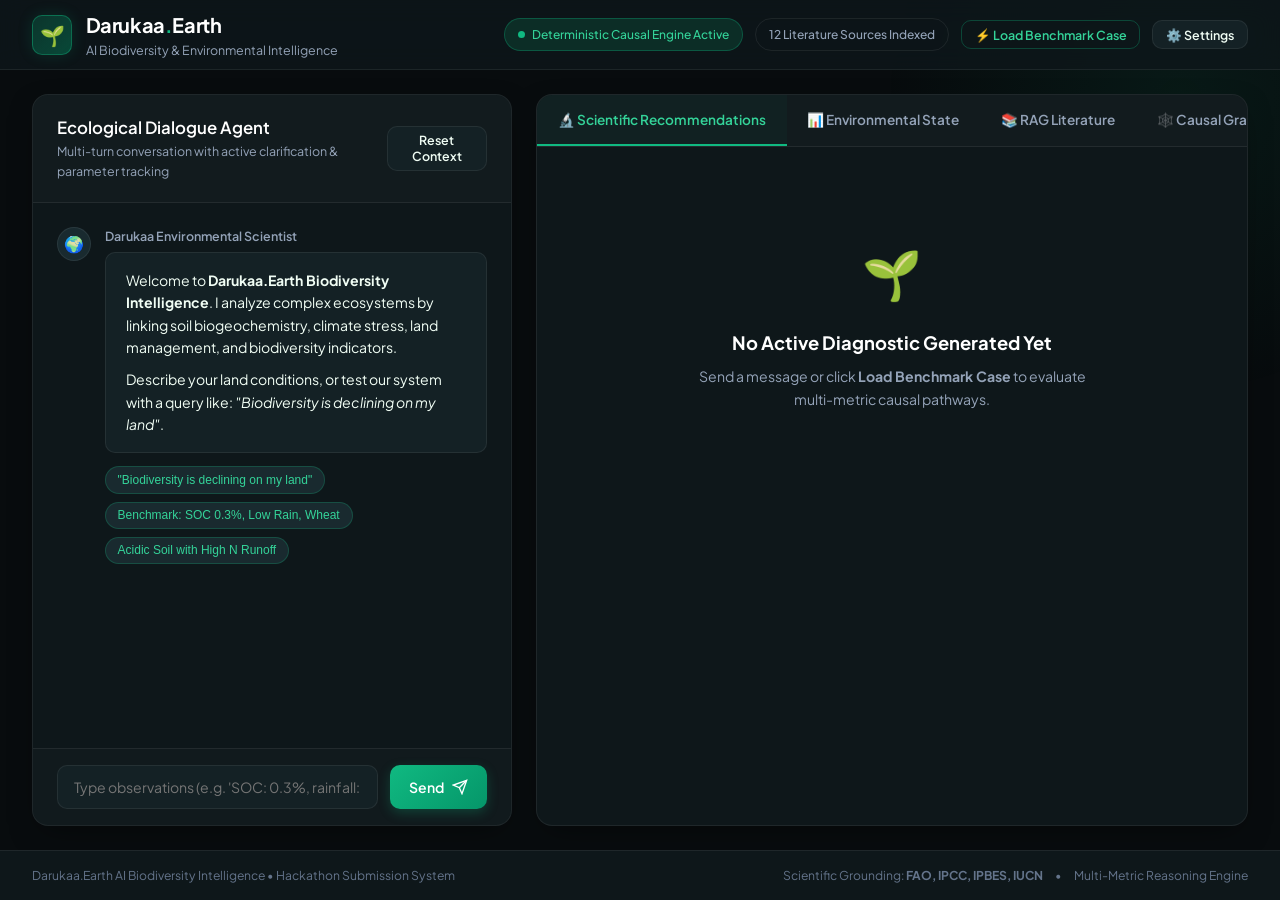
<file: docs/index.html>
<!DOCTYPE html>
<html lang="en">
<head>
  <meta charset="UTF-8" />
  <meta name="viewport" content="width=device-width, initial-scale=1.0" />
  <title>Darukaa.Earth | AI Biodiversity Intelligence</title>
  <meta name="description" content="AI Environmental Scientist delivering multi-metric causal reasoning and evidence-backed biodiversity restoration recommendations." />
  <link rel="preconnect" href="https://fonts.googleapis.com">
  <link rel="preconnect" href="https://fonts.gstatic.com" crossorigin>
  <link href="https://fonts.googleapis.com/css2?family=Plus+Jakarta+Sans:ital,wght@0,300;0,400;0,500;0,600;0,700;1,400&family=JetBrains+Mono:wght@400;500&display=swap" rel="stylesheet">
  <link rel="stylesheet" href="styles.css" />
</head>
<body>
  <div class="app-container">
    <!-- Top Navigation Header -->
    <header class="app-header">
      <div class="brand-group">
        <div class="brand-logo">
          <span class="leaf-icon">🌱</span>
        </div>
        <div class="brand-text">
          <div class="brand-title">Darukaa<span class="accent-dot">.</span>Earth</div>
          <div class="brand-subtitle">AI Biodiversity & Environmental Intelligence</div>
        </div>
      </div>
      
      <div class="header-badges">
        <span class="badge badge-success"><span class="pulse-dot"></span> <span id="engine-mode-text">Causal Engine Active</span></span>
        <span class="badge badge-outline" id="corpus-count-badge">12 Literature Sources Indexed</span>
        <button class="btn btn-sm btn-ghost" id="benchmark-btn" title="Load Hackathon Benchmark Case">
          ⚡ Load Benchmark Case
        </button>
        <button class="btn btn-sm btn-secondary" id="settings-btn" title="Model & API Configuration">
          ⚙️ Settings
        </button>
      </div>
    </header>

    <!-- Main Workspace -->
    <main class="main-content">
      <!-- Left Panel: Conversational Intelligence -->
      <section class="panel chat-panel">
        <div class="panel-header">
          <div class="panel-title-group">
            <h2>Ecological Dialogue Agent</h2>
            <p>Multi-turn conversation with active clarification & parameter tracking</p>
          </div>
          <button class="btn btn-sm btn-secondary" id="reset-session-btn" title="Clear memory and start fresh">
            Reset Context
          </button>
        </div>

        <!-- Chat Stream -->
        <div class="chat-stream" id="chat-stream">
          <!-- Initial Welcome Message -->
          <div class="message assistant-message">
            <div class="message-avatar">🌍</div>
            <div class="message-content">
              <div class="message-sender">Darukaa Environmental Scientist</div>
              <div class="message-body">
                <p>Welcome to <strong>Darukaa.Earth Biodiversity Intelligence</strong>. I analyze complex ecosystems by linking soil biogeochemistry, climate stress, land management, and biodiversity indicators.</p>
                <p>Describe your land conditions, or test our system with a query like: <em>"Biodiversity is declining on my land"</em>.</p>
              </div>
              <div class="quick-chips">
                <button class="chip" data-query="Biodiversity is declining on my land">"Biodiversity is declining on my land"</button>
                <button class="chip" data-query="Soil organic carbon: 0.3%, rainfall: low, crop: monoculture wheat, region: semi-arid">Benchmark: SOC 0.3%, Low Rain, Wheat</button>
                <button class="chip" data-query="Soil pH is 5.2, organic carbon 0.7%, high nitrogen runoff 120 kg/ha">Acidic Soil with High N Runoff</button>
              </div>
            </div>
          </div>
        </div>

        <!-- Chat Input Form -->
        <form class="chat-input-wrapper" id="chat-form">
          <input
            type="text"
            id="chat-input"
            class="chat-input"
            placeholder="Type observations (e.g. 'SOC: 0.3%, rainfall: low, crop: monoculture wheat')..."
            autocomplete="off"
          />
          <button type="submit" class="btn btn-primary" id="send-btn">
            <span>Send</span>
            <svg width="16" height="16" viewBox="0 0 24 24" fill="none" stroke="currentColor" stroke-width="2">
              <line x1="22" y1="2" x2="11" y2="13"></line>
              <polygon points="22 2 15 22 11 13 2 9 22 2"></polygon>
            </svg>
          </button>
        </form>
      </section>

      <!-- Right Panel: Scientific Diagnostics & Knowledge Inspector -->
      <section class="panel diagnostics-panel">
        <!-- Navigation Tabs -->
        <div class="tab-bar">
          <button class="tab-btn active" data-tab="tab-recommendations">🔬 Scientific Recommendations</button>
          <button class="tab-btn" data-tab="tab-parameters">📊 Environmental State</button>
          <button class="tab-btn" data-tab="tab-literature">📚 RAG Literature</button>
          <button class="tab-btn" data-tab="tab-causal">🕸️ Causal Graph</button>
        </div>

        <!-- Tab 1: Recommendations -->
        <div class="tab-content active" id="tab-recommendations">
          <div id="results-empty" class="empty-state">
            <div class="empty-icon">🌱</div>
            <h3>No Active Diagnostic Generated Yet</h3>
            <p>Send a message or click <strong>Load Benchmark Case</strong> to evaluate multi-metric causal pathways.</p>
          </div>

          <div id="results-container" class="results-container hidden">
            <!-- Parcel Summary Banner -->
            <div class="parcel-banner" id="parcel-banner">
              <div class="banner-title" id="banner-summary">Diagnostic Complete</div>
              <div class="banner-meta" id="banner-meta">4 Connected Variables Evaluated</div>
            </div>

            <!-- Vulnerabilities Section -->
            <div class="vulnerabilities-box" id="vulnerabilities-box">
              <h4>⚠️ Critical Ecological Vulnerabilities</h4>
              <ul id="vulnerabilities-list"></ul>
            </div>

            <!-- Recommendations Container -->
            <div id="recommendations-list" class="recommendations-list"></div>
          </div>
        </div>

        <!-- Tab 2: Environmental State Parameters -->
        <div class="tab-content" id="tab-parameters">
          <div class="params-header">
            <h3>Active Land Parcel Parameters</h3>
            <p>Parameters parsed from conversational turns and accumulated in session memory.</p>
          </div>

          <div class="params-grid">
            <div class="param-card">
              <div class="param-label">Soil Organic Carbon (SOC)</div>
              <div class="param-val" id="param-soc">—</div>
              <div class="param-sub">Target: &gt; 1.5%</div>
            </div>
            <div class="param-card">
              <div class="param-label">Soil pH</div>
              <div class="param-val" id="param-ph">—</div>
              <div class="param-sub">Optimum: 6.2 - 7.3</div>
            </div>
            <div class="param-card">
              <div class="param-label">Precipitation Regime</div>
              <div class="param-val" id="param-rainfall">—</div>
              <div class="param-sub">Annual Rainfall mm</div>
            </div>
            <div class="param-card">
              <div class="param-label">Cropping System</div>
              <div class="param-val" id="param-crop">—</div>
              <div class="param-sub">Monoculture vs Polyculture</div>
            </div>
            <div class="param-card">
              <div class="param-label">Ecoregion / Climate</div>
              <div class="param-val" id="param-region">—</div>
              <div class="param-sub">Köppen Classification</div>
            </div>
            <div class="param-card">
              <div class="param-label">Active Variables</div>
              <div class="param-val" id="param-active-count">0</div>
              <div class="param-sub">Minimum 3 Required</div>
            </div>
          </div>

          <div class="param-manual-form">
            <h4>Quick Override / Manual Simulation</h4>
            <div class="form-row">
              <input type="number" step="0.1" id="input-soc" placeholder="SOC % (e.g. 0.3)" />
              <input type="number" step="0.1" id="input-ph" placeholder="Soil pH (e.g. 6.8)" />
              <input type="number" id="input-rainfall" placeholder="Rainfall mm (e.g. 350)" />
            </div>
            <div class="form-row">
              <input type="text" id="input-crop" placeholder="Crop (e.g. monoculture wheat)" />
              <input type="text" id="input-region" placeholder="Region (e.g. semi-arid)" />
              <button class="btn btn-secondary" id="apply-manual-btn">Update & Reason</button>
            </div>
          </div>
        </div>

        <!-- Tab 3: RAG Literature Inspector -->
        <div class="tab-content" id="tab-literature">
          <div class="literature-header">
            <h3>Retrievable Scientific Knowledge Base</h3>
            <p>Peer-reviewed corpora from FAO, IPCC AR6, IPBES, IUCN, and Science/Nature studies.</p>
            <div class="search-box">
              <input type="text" id="lit-search-input" placeholder="Search indexed literature (e.g. 'soil organic carbon fao water capacity')..." />
              <button class="btn btn-sm btn-primary" id="lit-search-btn">Search Corpus</button>
            </div>
          </div>
          <div class="literature-results" id="literature-results">
            <!-- Results dynamically inserted here -->
          </div>
        </div>

        <!-- Tab 4: Causal Graph Explorer -->
        <div class="tab-content" id="tab-causal">
          <div class="causal-header">
            <h3>Ecological Causal Interactions</h3>
            <p>Direct dependencies and biogeochemical transfer functions governing multi-metric reasoning.</p>
          </div>
          <div class="causal-edges-container" id="causal-edges-container">
            <!-- Dynamic edges loaded via API -->
          </div>
        </div>
      </section>
    </main>

    <!-- Settings Modal -->
    <div class="modal-overlay hidden" id="settings-modal">
      <div class="modal-card">
        <div class="modal-header">
          <h3>⚙️ System & Engine Configuration</h3>
          <button class="btn-close" id="close-settings-btn">&times;</button>
        </div>
        <div class="modal-body">
          <p style="color:#94a3b8;margin-bottom:1rem;">
            Darukaa.Earth operates in a hybrid architecture: it executes 100% locally and offline via deterministic causal reasoners, while supporting optional synthesis via OpenRouter (Gemini 2.5 Flash).
          </p>
          <div class="form-group" style="margin-bottom:1rem;">
            <label style="display:block;margin-bottom:0.4rem;font-weight:600;">Execution Engine</label>
            <div style="padding:0.6rem 0.8rem;background:rgba(255,255,255,0.04);border-radius:6px;border:1px solid rgba(255,255,255,0.1);font-family:var(--font-mono);font-size:0.85rem;color:#34d399;">
              ⚡ Dual Mode: Client-Side Biogeochemical Reasoner + OpenRouter Fallback
            </div>
          </div>
          <div class="form-group" style="margin-bottom:1rem;">
            <label for="openrouter-key-input" style="display:block;margin-bottom:0.4rem;font-weight:600;">OpenRouter API Key (Optional)</label>
            <input type="password" id="openrouter-key-input" class="chat-input" placeholder="sk-or-v1-..." style="width:100%;" />
            <span style="font-size:0.75rem;color:#64748b;">Key is stored only in local browser memory and never transmitted to third parties.</span>
          </div>
          <div class="form-group" style="margin-bottom:1.5rem;">
            <label for="openrouter-model-select" style="display:block;margin-bottom:0.4rem;font-weight:600;">LLM Model</label>
            <select id="openrouter-model-select" class="chat-input" style="width:100%;background:#0e171a;color:#f0fdf4;">
              <option value="google/gemini-2.5-flash">google/gemini-2.5-flash (Recommended)</option>
              <option value="anthropic/claude-3.5-sonnet">anthropic/claude-3.5-sonnet</option>
              <option value="meta-llama/llama-3.3-70b-instruct">meta-llama/llama-3.3-70b-instruct</option>
            </select>
          </div>
          <div style="display:flex;justify-content:flex-end;gap:0.75rem;">
            <button class="btn btn-secondary" id="clear-settings-btn">Clear Key</button>
            <button class="btn btn-primary" id="save-settings-btn">Save Settings</button>
          </div>
        </div>
      </div>
    </div>

    <!-- Footer -->
    <footer class="app-footer">
      <div>Darukaa.Earth AI Biodiversity Intelligence &bull; Hackathon Submission System</div>
      <div class="footer-links">
        <span>Scientific Grounding: <strong>FAO, IPCC, IPBES, IUCN</strong></span>
        <span>&bull;</span>
        <span>Multi-Metric Reasoning Engine</span>
      </div>
    </footer>
  </div>

  <script src="app.js"></script>
</body>
</html>
</file>
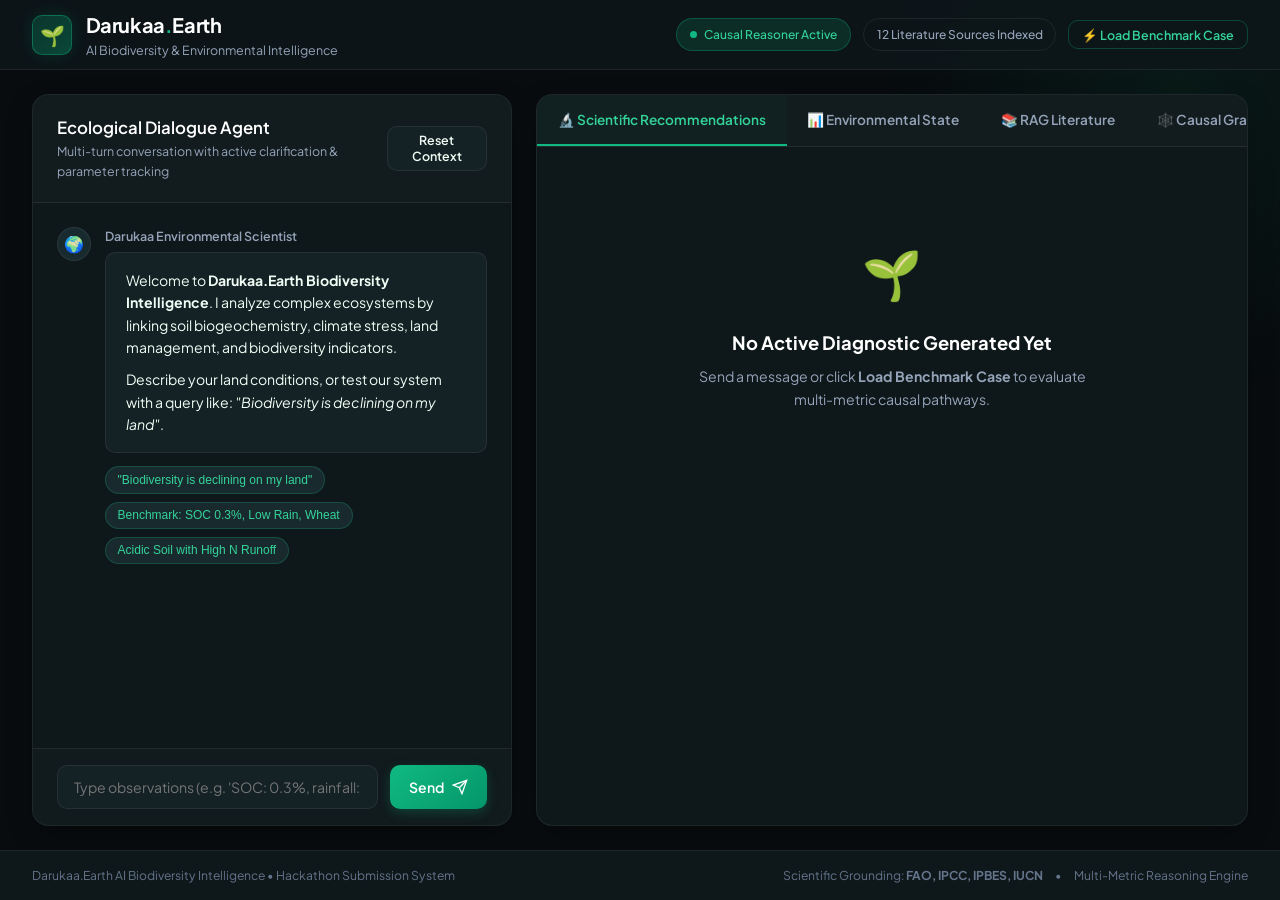
<file: darukaa/ui/index.html>
<!DOCTYPE html>
<html lang="en">
<head>
  <meta charset="UTF-8" />
  <meta name="viewport" content="width=device-width, initial-scale=1.0" />
  <title>Darukaa.Earth | AI Biodiversity Intelligence</title>
  <meta name="description" content="AI Environmental Scientist delivering multi-metric causal reasoning and evidence-backed biodiversity restoration recommendations." />
  <link rel="preconnect" href="https://fonts.googleapis.com">
  <link rel="preconnect" href="https://fonts.gstatic.com" crossorigin>
  <link href="https://fonts.googleapis.com/css2?family=Plus+Jakarta+Sans:ital,wght@0,300;0,400;0,500;0,600;0,700;1,400&family=JetBrains+Mono:wght@400;500&display=swap" rel="stylesheet">
  <link rel="stylesheet" href="styles.css" />
</head>
<body>
  <div class="app-container">
    <!-- Top Navigation Header -->
    <header class="app-header">
      <div class="brand-group">
        <div class="brand-logo">
          <span class="leaf-icon">🌱</span>
        </div>
        <div class="brand-text">
          <div class="brand-title">Darukaa<span class="accent-dot">.</span>Earth</div>
          <div class="brand-subtitle">AI Biodiversity & Environmental Intelligence</div>
        </div>
      </div>
      
      <div class="header-badges">
        <span class="badge badge-success"><span class="pulse-dot"></span> Causal Reasoner Active</span>
        <span class="badge badge-outline" id="corpus-count-badge">12 Literature Sources Indexed</span>
        <button class="btn btn-sm btn-ghost" id="benchmark-btn" title="Load Hackathon Benchmark Case">
          ⚡ Load Benchmark Case
        </button>
      </div>
    </header>

    <!-- Main Workspace -->
    <main class="main-content">
      <!-- Left Panel: Conversational Intelligence -->
      <section class="panel chat-panel">
        <div class="panel-header">
          <div class="panel-title-group">
            <h2>Ecological Dialogue Agent</h2>
            <p>Multi-turn conversation with active clarification & parameter tracking</p>
          </div>
          <button class="btn btn-sm btn-secondary" id="reset-session-btn" title="Clear memory and start fresh">
            Reset Context
          </button>
        </div>

        <!-- Chat Stream -->
        <div class="chat-stream" id="chat-stream">
          <!-- Initial Welcome Message -->
          <div class="message assistant-message">
            <div class="message-avatar">🌍</div>
            <div class="message-content">
              <div class="message-sender">Darukaa Environmental Scientist</div>
              <div class="message-body">
                <p>Welcome to <strong>Darukaa.Earth Biodiversity Intelligence</strong>. I analyze complex ecosystems by linking soil biogeochemistry, climate stress, land management, and biodiversity indicators.</p>
                <p>Describe your land conditions, or test our system with a query like: <em>"Biodiversity is declining on my land"</em>.</p>
              </div>
              <div class="quick-chips">
                <button class="chip" data-query="Biodiversity is declining on my land">"Biodiversity is declining on my land"</button>
                <button class="chip" data-query="Soil organic carbon: 0.3%, rainfall: low, crop: monoculture wheat, region: semi-arid">Benchmark: SOC 0.3%, Low Rain, Wheat</button>
                <button class="chip" data-query="Soil pH is 5.2, organic carbon 0.7%, high nitrogen runoff 120 kg/ha">Acidic Soil with High N Runoff</button>
              </div>
            </div>
          </div>
        </div>

        <!-- Chat Input Form -->
        <form class="chat-input-wrapper" id="chat-form">
          <input
            type="text"
            id="chat-input"
            class="chat-input"
            placeholder="Type observations (e.g. 'SOC: 0.3%, rainfall: low, crop: monoculture wheat')..."
            autocomplete="off"
          />
          <button type="submit" class="btn btn-primary" id="send-btn">
            <span>Send</span>
            <svg width="16" height="16" viewBox="0 0 24 24" fill="none" stroke="currentColor" stroke-width="2">
              <line x1="22" y1="2" x2="11" y2="13"></line>
              <polygon points="22 2 15 22 11 13 2 9 22 2"></polygon>
            </svg>
          </button>
        </form>
      </section>

      <!-- Right Panel: Scientific Diagnostics & Knowledge Inspector -->
      <section class="panel diagnostics-panel">
        <!-- Navigation Tabs -->
        <div class="tab-bar">
          <button class="tab-btn active" data-tab="tab-recommendations">🔬 Scientific Recommendations</button>
          <button class="tab-btn" data-tab="tab-parameters">📊 Environmental State</button>
          <button class="tab-btn" data-tab="tab-literature">📚 RAG Literature</button>
          <button class="tab-btn" data-tab="tab-causal">🕸️ Causal Graph</button>
        </div>

        <!-- Tab 1: Recommendations -->
        <div class="tab-content active" id="tab-recommendations">
          <div id="results-empty" class="empty-state">
            <div class="empty-icon">🌱</div>
            <h3>No Active Diagnostic Generated Yet</h3>
            <p>Send a message or click <strong>Load Benchmark Case</strong> to evaluate multi-metric causal pathways.</p>
          </div>

          <div id="results-container" class="results-container hidden">
            <!-- Parcel Summary Banner -->
            <div class="parcel-banner" id="parcel-banner">
              <div class="banner-title" id="banner-summary">Diagnostic Complete</div>
              <div class="banner-meta" id="banner-meta">4 Connected Variables Evaluated</div>
            </div>

            <!-- Vulnerabilities Section -->
            <div class="vulnerabilities-box" id="vulnerabilities-box">
              <h4>⚠️ Critical Ecological Vulnerabilities</h4>
              <ul id="vulnerabilities-list"></ul>
            </div>

            <!-- Recommendations Container -->
            <div id="recommendations-list" class="recommendations-list"></div>
          </div>
        </div>

        <!-- Tab 2: Environmental State Parameters -->
        <div class="tab-content" id="tab-parameters">
          <div class="params-header">
            <h3>Active Land Parcel Parameters</h3>
            <p>Parameters parsed from conversational turns and accumulated in session memory.</p>
          </div>

          <div class="params-grid">
            <div class="param-card">
              <div class="param-label">Soil Organic Carbon (SOC)</div>
              <div class="param-val" id="param-soc">—</div>
              <div class="param-sub">Target: &gt; 1.5%</div>
            </div>
            <div class="param-card">
              <div class="param-label">Soil pH</div>
              <div class="param-val" id="param-ph">—</div>
              <div class="param-sub">Optimum: 6.2 - 7.3</div>
            </div>
            <div class="param-card">
              <div class="param-label">Precipitation Regime</div>
              <div class="param-val" id="param-rainfall">—</div>
              <div class="param-sub">Annual Rainfall mm</div>
            </div>
            <div class="param-card">
              <div class="param-label">Cropping System</div>
              <div class="param-val" id="param-crop">—</div>
              <div class="param-sub">Monoculture vs Polyculture</div>
            </div>
            <div class="param-card">
              <div class="param-label">Ecoregion / Climate</div>
              <div class="param-val" id="param-region">—</div>
              <div class="param-sub">Köppen Classification</div>
            </div>
            <div class="param-card">
              <div class="param-label">Active Variables</div>
              <div class="param-val" id="param-active-count">0</div>
              <div class="param-sub">Minimum 3 Required</div>
            </div>
          </div>

          <div class="param-manual-form">
            <h4>Quick Override / Manual Simulation</h4>
            <div class="form-row">
              <input type="number" step="0.1" id="input-soc" placeholder="SOC % (e.g. 0.3)" />
              <input type="number" step="0.1" id="input-ph" placeholder="Soil pH (e.g. 6.8)" />
              <input type="number" id="input-rainfall" placeholder="Rainfall mm (e.g. 350)" />
            </div>
            <div class="form-row">
              <input type="text" id="input-crop" placeholder="Crop (e.g. monoculture wheat)" />
              <input type="text" id="input-region" placeholder="Region (e.g. semi-arid)" />
              <button class="btn btn-secondary" id="apply-manual-btn">Update & Reason</button>
            </div>
          </div>
        </div>

        <!-- Tab 3: RAG Literature Inspector -->
        <div class="tab-content" id="tab-literature">
          <div class="literature-header">
            <h3>Retrievable Scientific Knowledge Base</h3>
            <p>Peer-reviewed corpora from FAO, IPCC AR6, IPBES, IUCN, and Science/Nature studies.</p>
            <div class="search-box">
              <input type="text" id="lit-search-input" placeholder="Search indexed literature (e.g. 'soil organic carbon fao water capacity')..." />
              <button class="btn btn-sm btn-primary" id="lit-search-btn">Search Corpus</button>
            </div>
          </div>
          <div class="literature-results" id="literature-results">
            <!-- Results dynamically inserted here -->
          </div>
        </div>

        <!-- Tab 4: Causal Graph Explorer -->
        <div class="tab-content" id="tab-causal">
          <div class="causal-header">
            <h3>Ecological Causal Interactions</h3>
            <p>Direct dependencies and biogeochemical transfer functions governing multi-metric reasoning.</p>
          </div>
          <div class="causal-edges-container" id="causal-edges-container">
            <!-- Dynamic edges loaded via API -->
          </div>
        </div>
      </section>
    </main>

    <!-- Footer -->
    <footer class="app-footer">
      <div>Darukaa.Earth AI Biodiversity Intelligence &bull; Hackathon Submission System</div>
      <div class="footer-links">
        <span>Scientific Grounding: <strong>FAO, IPCC, IPBES, IUCN</strong></span>
        <span>&bull;</span>
        <span>Multi-Metric Reasoning Engine</span>
      </div>
    </footer>
  </div>

  <script src="app.js"></script>
</body>
</html>
</file>
<file: docs/styles.css>
/* Darukaa.Earth AI Biodiversity Intelligence Dashboard Styles */

:root {
  --bg-main: #080c0e;
  --bg-surface: #0e171a;
  --bg-surface-elevated: #142125;
  --bg-surface-accent: #192a2f;
  --border-subtle: rgba(255, 255, 255, 0.07);
  --border-focus: rgba(16, 185, 129, 0.4);
  --text-primary: #f0fdf4;
  --text-secondary: #94a3b8;
  --text-muted: #64748b;
  --emerald-primary: #10b981;
  --emerald-light: #34d399;
  --emerald-glow: rgba(16, 185, 129, 0.15);
  --cyan-accent: #38bdf8;
  --amber-warning: #f59e0b;
  --red-danger: #f43f5e;
  --font-sans: 'Plus Jakarta Sans', -apple-system, BlinkMacSystemFont, 'Segoe UI', Roboto, sans-serif;
  --font-mono: 'JetBrains Mono', monospace;
  --radius-sm: 6px;
  --radius-md: 10px;
  --radius-lg: 16px;
  --shadow-card: 0 10px 30px -10px rgba(0, 0, 0, 0.5);
  --transition: all 0.2s cubic-bezier(0.16, 1, 0.3, 1);
}

* {
  box-sizing: border-box;
  margin: 0;
  padding: 0;
}

body {
  background-color: var(--bg-main);
  color: var(--text-primary);
  font-family: var(--font-sans);
  font-size: 14px;
  line-height: 1.6;
  min-height: 100vh;
  overflow-x: hidden;
}

/* Background Atmosphere */
body::before {
  content: '';
  position: fixed;
  top: -200px;
  right: -200px;
  width: 600px;
  height: 600px;
  background: radial-gradient(circle, rgba(16, 185, 129, 0.08) 0%, rgba(0, 0, 0, 0) 70%);
  pointer-events: none;
  z-index: 0;
}

.app-container {
  display: flex;
  flex-direction: column;
  min-height: 100vh;
  position: relative;
  z-index: 1;
}

/* Header */
.app-header {
  height: 70px;
  padding: 0 2rem;
  display: flex;
  align-items: center;
  justify-content: space-between;
  background: rgba(14, 23, 26, 0.85);
  backdrop-filter: blur(12px);
  border-bottom: 1px solid var(--border-subtle);
  position: sticky;
  top: 0;
  z-index: 100;
}

.brand-group {
  display: flex;
  align-items: center;
  gap: 0.85rem;
}

.brand-logo {
  width: 40px;
  height: 40px;
  background: linear-gradient(135deg, rgba(16, 185, 129, 0.2), rgba(5, 150, 105, 0.4));
  border: 1px solid rgba(16, 185, 129, 0.4);
  border-radius: var(--radius-md);
  display: flex;
  align-items: center;
  justify-content: center;
  font-size: 20px;
  box-shadow: 0 0 15px var(--emerald-glow);
}

.brand-title {
  font-size: 1.25rem;
  font-weight: 700;
  letter-spacing: -0.02em;
  color: #ffffff;
}

.accent-dot {
  color: var(--emerald-primary);
}

.brand-subtitle {
  font-size: 0.78rem;
  color: var(--text-secondary);
}

.header-badges {
  display: flex;
  align-items: center;
  gap: 0.75rem;
}

.badge {
  display: inline-flex;
  align-items: center;
  gap: 0.45rem;
  padding: 0.35rem 0.8rem;
  border-radius: 9999px;
  font-size: 0.75rem;
  font-weight: 500;
}

.badge-success {
  background: rgba(16, 185, 129, 0.15);
  border: 1px solid rgba(16, 185, 129, 0.3);
  color: var(--emerald-light);
}

.badge-outline {
  border: 1px solid var(--border-subtle);
  color: var(--text-secondary);
}

.pulse-dot {
  width: 7px;
  height: 7px;
  background-color: var(--emerald-primary);
  border-radius: 50%;
  animation: pulse 2s infinite;
}

@keyframes pulse {
  0% { transform: scale(0.95); box-shadow: 0 0 0 0 rgba(16, 185, 129, 0.7); }
  70% { transform: scale(1); box-shadow: 0 0 0 6px rgba(16, 185, 129, 0); }
  100% { transform: scale(0.95); box-shadow: 0 0 0 0 rgba(16, 185, 129, 0); }
}

/* Buttons */
.btn {
  display: inline-flex;
  align-items: center;
  justify-content: center;
  gap: 0.5rem;
  padding: 0.6rem 1.2rem;
  border-radius: var(--radius-md);
  font-family: var(--font-sans);
  font-size: 0.875rem;
  font-weight: 600;
  cursor: pointer;
  transition: var(--transition);
  border: none;
  text-decoration: none;
}

.btn-sm {
  padding: 0.35rem 0.8rem;
  font-size: 0.78rem;
}

.btn-primary {
  background: linear-gradient(135deg, #10b981, #059669);
  color: #ffffff;
  box-shadow: 0 4px 12px rgba(16, 185, 129, 0.25);
}

.btn-primary:hover {
  transform: translateY(-1px);
  box-shadow: 0 6px 16px rgba(16, 185, 129, 0.35);
}

.btn-secondary {
  background: var(--bg-surface-elevated);
  border: 1px solid var(--border-subtle);
  color: var(--text-primary);
}

.btn-secondary:hover {
  background: var(--bg-surface-accent);
  border-color: rgba(255, 255, 255, 0.15);
}

.btn-ghost {
  background: transparent;
  border: 1px solid rgba(16, 185, 129, 0.3);
  color: var(--emerald-light);
}

.btn-ghost:hover {
  background: rgba(16, 185, 129, 0.1);
}

/* Main Layout */
.main-content {
  flex: 1;
  display: grid;
  grid-template-columns: 480px 1fr;
  gap: 1.5rem;
  padding: 1.5rem 2rem;
  max-width: 1700px;
  width: 100%;
  margin: 0 auto;
  min-height: calc(100vh - 120px);
}

@media (max-width: 1100px) {
  .main-content {
    grid-template-columns: 1fr;
  }
}

/* Panels */
.panel {
  background: var(--bg-surface);
  border: 1px solid var(--border-subtle);
  border-radius: var(--radius-lg);
  display: flex;
  flex-direction: column;
  box-shadow: var(--shadow-card);
  overflow: hidden;
}

.panel-header {
  padding: 1.25rem 1.5rem;
  border-bottom: 1px solid var(--border-subtle);
  display: flex;
  align-items: center;
  justify-content: space-between;
  background: rgba(255, 255, 255, 0.015);
}

.panel-title-group h2 {
  font-size: 1.05rem;
  font-weight: 600;
  color: #ffffff;
}

.panel-title-group p {
  font-size: 0.78rem;
  color: var(--text-secondary);
}

/* Chat Stream */
.chat-stream {
  flex: 1;
  padding: 1.5rem;
  overflow-y: auto;
  display: flex;
  flex-direction: column;
  gap: 1.25rem;
  max-height: calc(100vh - 280px);
}

.message {
  display: flex;
  gap: 0.85rem;
  animation: fadeIn 0.3s ease-in-out;
}

@keyframes fadeIn {
  from { opacity: 0; transform: translateY(6px); }
  to { opacity: 1; transform: translateY(0); }
}

.message-avatar {
  width: 34px;
  height: 34px;
  border-radius: 50%;
  background: var(--bg-surface-accent);
  border: 1px solid var(--border-subtle);
  display: flex;
  align-items: center;
  justify-content: center;
  font-size: 16px;
  flex-shrink: 0;
}

.message-content {
  flex: 1;
}

.message-sender {
  font-size: 0.78rem;
  font-weight: 600;
  color: var(--text-secondary);
  margin-bottom: 0.3rem;
}

.message-body {
  background: var(--bg-surface-elevated);
  border: 1px solid var(--border-subtle);
  border-radius: var(--radius-md);
  padding: 1rem 1.25rem;
  color: var(--text-primary);
  font-size: 0.88rem;
}

.message-body p {
  margin-bottom: 0.6rem;
}

.message-body p:last-child {
  margin-bottom: 0;
}

.user-message {
  flex-direction: row-reverse;
}

.user-message .message-body {
  background: rgba(16, 185, 129, 0.12);
  border-color: rgba(16, 185, 129, 0.25);
  color: #ecfdf5;
}

.user-message .message-sender {
  text-align: right;
}

/* Quick Chips */
.quick-chips {
  display: flex;
  flex-wrap: wrap;
  gap: 0.5rem;
  margin-top: 0.85rem;
}

.chip {
  background: var(--bg-surface-accent);
  border: 1px solid rgba(16, 185, 129, 0.25);
  color: var(--emerald-light);
  padding: 0.35rem 0.75rem;
  border-radius: 9999px;
  font-size: 0.75rem;
  cursor: pointer;
  transition: var(--transition);
}

.chip:hover {
  background: rgba(16, 185, 129, 0.18);
  border-color: var(--emerald-primary);
  transform: translateY(-1px);
}

/* Chat Input Wrapper */
.chat-input-wrapper {
  padding: 1rem 1.5rem;
  border-top: 1px solid var(--border-subtle);
  display: flex;
  gap: 0.75rem;
  background: rgba(255, 255, 255, 0.01);
}

.chat-input {
  flex: 1;
  background: var(--bg-surface-elevated);
  border: 1px solid var(--border-subtle);
  border-radius: var(--radius-md);
  padding: 0.75rem 1rem;
  color: #ffffff;
  font-family: var(--font-sans);
  font-size: 0.88rem;
  outline: none;
  transition: var(--transition);
}

.chat-input:focus {
  border-color: var(--emerald-primary);
  box-shadow: 0 0 0 2px var(--emerald-glow);
}

/* Right Diagnostics Panel */
.tab-bar {
  display: flex;
  border-bottom: 1px solid var(--border-subtle);
  background: rgba(255, 255, 255, 0.015);
  overflow-x: auto;
}

.tab-btn {
  background: transparent;
  border: none;
  color: var(--text-secondary);
  padding: 1rem 1.3rem;
  font-family: var(--font-sans);
  font-size: 0.85rem;
  font-weight: 600;
  cursor: pointer;
  border-bottom: 2px solid transparent;
  transition: var(--transition);
  white-space: nowrap;
}

.tab-btn:hover {
  color: #ffffff;
}

.tab-btn.active {
  color: var(--emerald-light);
  border-bottom-color: var(--emerald-primary);
  background: rgba(16, 185, 129, 0.04);
}

.tab-content {
  display: none;
  padding: 1.5rem;
  flex: 1;
  overflow-y: auto;
}

.tab-content.active {
  display: block;
}

/* Empty State */
.empty-state {
  text-align: center;
  padding: 4rem 2rem;
  color: var(--text-secondary);
}

.empty-icon {
  font-size: 3rem;
  margin-bottom: 1rem;
}

.empty-state h3 {
  font-size: 1.15rem;
  color: #ffffff;
  margin-bottom: 0.5rem;
}

.empty-state p {
  font-size: 0.88rem;
  max-width: 420px;
  margin: 0 auto;
}

/* Parcel Banner */
.parcel-banner {
  background: linear-gradient(135deg, rgba(16, 185, 129, 0.15), rgba(14, 23, 26, 0.9));
  border: 1px solid rgba(16, 185, 129, 0.3);
  border-radius: var(--radius-md);
  padding: 1rem 1.25rem;
  margin-bottom: 1.25rem;
}

.banner-title {
  font-size: 1rem;
  font-weight: 700;
  color: #ffffff;
  margin-bottom: 0.25rem;
}

.banner-meta {
  font-size: 0.8rem;
  color: var(--emerald-light);
}

/* Vulnerabilities Box */
.vulnerabilities-box {
  background: rgba(244, 63, 94, 0.08);
  border: 1px solid rgba(244, 63, 94, 0.25);
  border-radius: var(--radius-md);
  padding: 1rem 1.25rem;
  margin-bottom: 1.5rem;
}

.vulnerabilities-box h4 {
  font-size: 0.9rem;
  font-weight: 700;
  color: #fda4af;
  margin-bottom: 0.5rem;
}

.vulnerabilities-box ul {
  list-style: none;
  padding-left: 0;
}

.vulnerabilities-box li {
  font-size: 0.82rem;
  color: #fecdd3;
  margin-bottom: 0.35rem;
  display: flex;
  align-items: flex-start;
  gap: 0.5rem;
}

/* Recommendation Cards */
.rec-card {
  background: var(--bg-surface-elevated);
  border: 1px solid var(--border-subtle);
  border-radius: var(--radius-md);
  padding: 1.5rem;
  margin-bottom: 1.5rem;
  box-shadow: 0 4px 14px rgba(0, 0, 0, 0.2);
  transition: var(--transition);
}

.rec-card:hover {
  border-color: rgba(16, 185, 129, 0.3);
}

.rec-header {
  display: flex;
  justify-content: space-between;
  align-items: flex-start;
  gap: 1rem;
  margin-bottom: 1rem;
}

.rec-title {
  font-size: 1.05rem;
  font-weight: 700;
  color: #ffffff;
}

.confidence-pill {
  padding: 0.25rem 0.65rem;
  background: rgba(16, 185, 129, 0.15);
  border: 1px solid rgba(16, 185, 129, 0.3);
  color: var(--emerald-light);
  border-radius: 9999px;
  font-size: 0.72rem;
  font-weight: 600;
  white-space: nowrap;
}

.rec-action {
  background: rgba(16, 185, 129, 0.06);
  border-left: 3px solid var(--emerald-primary);
  padding: 0.85rem 1rem;
  margin-bottom: 1rem;
  border-radius: 0 var(--radius-sm) var(--radius-sm) 0;
  font-size: 0.86rem;
  color: #ecfdf5;
}

.rec-action strong {
  color: var(--emerald-light);
}

.rec-reasoning {
  font-size: 0.84rem;
  color: var(--text-secondary);
  margin-bottom: 1.25rem;
  line-height: 1.55;
}

.rec-pathway {
  background: var(--bg-surface-accent);
  border: 1px dashed rgba(255, 255, 255, 0.12);
  border-radius: var(--radius-sm);
  padding: 0.65rem 0.9rem;
  font-size: 0.78rem;
  color: var(--cyan-accent);
  font-family: var(--font-mono);
  margin-bottom: 1.25rem;
}

/* Impact Table */
.impact-table {
  width: 100%;
  border-collapse: collapse;
  margin-bottom: 1.25rem;
  font-size: 0.8rem;
}

.impact-table th {
  text-align: left;
  padding: 0.6rem 0.75rem;
  background: var(--bg-surface-accent);
  color: var(--text-secondary);
  font-weight: 600;
  border-bottom: 1px solid var(--border-subtle);
}

.impact-table td {
  padding: 0.65rem 0.75rem;
  border-bottom: 1px solid var(--border-subtle);
}

.time-pill {
  display: inline-block;
  padding: 0.2rem 0.5rem;
  border-radius: 4px;
  font-size: 0.7rem;
  font-weight: 600;
}

.time-short {
  background: rgba(56, 189, 248, 0.15);
  color: var(--cyan-accent);
}

.time-med {
  background: rgba(16, 185, 129, 0.15);
  color: var(--emerald-light);
}

.time-long {
  background: rgba(245, 158, 11, 0.15);
  color: var(--amber-warning);
}

/* Citations Footer */
.rec-citations {
  display: flex;
  flex-direction: column;
  gap: 0.45rem;
  border-top: 1px solid var(--border-subtle);
  padding-top: 0.85rem;
}

.citation-item {
  font-size: 0.76rem;
  color: var(--text-muted);
  display: flex;
  align-items: center;
  gap: 0.4rem;
}

.citation-badge {
  font-weight: 700;
  color: var(--cyan-accent);
}

.citation-link {
  color: var(--emerald-light);
  text-decoration: none;
}

.citation-link:hover {
  text-decoration: underline;
}

/* Parameters Tab Grid */
.params-grid {
  display: grid;
  grid-template-columns: repeat(auto-fill, minmax(180px, 1fr));
  gap: 1rem;
  margin-bottom: 1.5rem;
}

.param-card {
  background: var(--bg-surface-elevated);
  border: 1px solid var(--border-subtle);
  border-radius: var(--radius-md);
  padding: 1rem;
}

.param-label {
  font-size: 0.75rem;
  color: var(--text-secondary);
  margin-bottom: 0.3rem;
}

.param-val {
  font-size: 1.25rem;
  font-weight: 700;
  color: #ffffff;
  font-family: var(--font-mono);
}

.param-sub {
  font-size: 0.7rem;
  color: var(--text-muted);
  margin-top: 0.2rem;
}

.param-manual-form {
  background: var(--bg-surface-elevated);
  border: 1px solid var(--border-subtle);
  border-radius: var(--radius-md);
  padding: 1.25rem;
}

.param-manual-form h4 {
  font-size: 0.9rem;
  margin-bottom: 0.85rem;
}

.form-row {
  display: flex;
  gap: 0.75rem;
  margin-bottom: 0.75rem;
}

.form-row input {
  flex: 1;
  background: var(--bg-surface-accent);
  border: 1px solid var(--border-subtle);
  border-radius: var(--radius-sm);
  padding: 0.55rem 0.85rem;
  color: #ffffff;
  font-family: var(--font-sans);
  font-size: 0.82rem;
  outline: none;
}

.form-row input:focus {
  border-color: var(--emerald-primary);
}

/* Literature Tab */
.search-box {
  display: flex;
  gap: 0.75rem;
  margin: 1rem 0;
}

.search-box input {
  flex: 1;
  background: var(--bg-surface-elevated);
  border: 1px solid var(--border-subtle);
  border-radius: var(--radius-md);
  padding: 0.65rem 1rem;
  color: #ffffff;
  font-size: 0.85rem;
  outline: none;
}

.lit-card {
  background: var(--bg-surface-elevated);
  border: 1px solid var(--border-subtle);
  border-radius: var(--radius-md);
  padding: 1.25rem;
  margin-bottom: 1rem;
}

.lit-header {
  display: flex;
  justify-content: space-between;
  margin-bottom: 0.5rem;
}

.lit-title {
  font-size: 0.95rem;
  font-weight: 700;
  color: #ffffff;
}

.lit-score {
  font-size: 0.75rem;
  font-weight: 600;
  color: var(--emerald-light);
  font-family: var(--font-mono);
}

.lit-snippet {
  font-size: 0.82rem;
  color: var(--text-secondary);
  margin-bottom: 0.85rem;
  line-height: 1.5;
}

/* Causal Edges Tab */
.causal-card {
  background: var(--bg-surface-elevated);
  border: 1px solid var(--border-subtle);
  border-radius: var(--radius-md);
  padding: 1rem 1.25rem;
  margin-bottom: 0.85rem;
}

.causal-header-row {
  display: flex;
  justify-content: space-between;
  margin-bottom: 0.4rem;
}

.causal-title {
  font-size: 0.88rem;
  font-weight: 700;
  color: var(--cyan-accent);
}

.causal-equation {
  background: var(--bg-surface-accent);
  padding: 0.4rem 0.75rem;
  border-radius: 4px;
  font-family: var(--font-mono);
  font-size: 0.76rem;
  color: var(--emerald-light);
  margin-top: 0.4rem;
}

/* Footer */
.app-footer {
  height: 50px;
  padding: 0 2rem;
  display: flex;
  align-items: center;
  justify-content: space-between;
  border-top: 1px solid var(--border-subtle);
  background: var(--bg-surface);
  font-size: 0.76rem;
  color: var(--text-muted);
}

.footer-links {
  display: flex;
  align-items: center;
  gap: 0.75rem;
}

.hidden {
  display: none !important;
}
</file>
<file: darukaa/ui/styles.css>
/* Darukaa.Earth AI Biodiversity Intelligence Dashboard Styles */

:root {
  --bg-main: #080c0e;
  --bg-surface: #0e171a;
  --bg-surface-elevated: #142125;
  --bg-surface-accent: #192a2f;
  --border-subtle: rgba(255, 255, 255, 0.07);
  --border-focus: rgba(16, 185, 129, 0.4);
  --text-primary: #f0fdf4;
  --text-secondary: #94a3b8;
  --text-muted: #64748b;
  --emerald-primary: #10b981;
  --emerald-light: #34d399;
  --emerald-glow: rgba(16, 185, 129, 0.15);
  --cyan-accent: #38bdf8;
  --amber-warning: #f59e0b;
  --red-danger: #f43f5e;
  --font-sans: 'Plus Jakarta Sans', -apple-system, BlinkMacSystemFont, 'Segoe UI', Roboto, sans-serif;
  --font-mono: 'JetBrains Mono', monospace;
  --radius-sm: 6px;
  --radius-md: 10px;
  --radius-lg: 16px;
  --shadow-card: 0 10px 30px -10px rgba(0, 0, 0, 0.5);
  --transition: all 0.2s cubic-bezier(0.16, 1, 0.3, 1);
}

* {
  box-sizing: border-box;
  margin: 0;
  padding: 0;
}

body {
  background-color: var(--bg-main);
  color: var(--text-primary);
  font-family: var(--font-sans);
  font-size: 14px;
  line-height: 1.6;
  min-height: 100vh;
  overflow-x: hidden;
}

/* Background Atmosphere */
body::before {
  content: '';
  position: fixed;
  top: -200px;
  right: -200px;
  width: 600px;
  height: 600px;
  background: radial-gradient(circle, rgba(16, 185, 129, 0.08) 0%, rgba(0, 0, 0, 0) 70%);
  pointer-events: none;
  z-index: 0;
}

.app-container {
  display: flex;
  flex-direction: column;
  min-height: 100vh;
  position: relative;
  z-index: 1;
}

/* Header */
.app-header {
  height: 70px;
  padding: 0 2rem;
  display: flex;
  align-items: center;
  justify-content: space-between;
  background: rgba(14, 23, 26, 0.85);
  backdrop-filter: blur(12px);
  border-bottom: 1px solid var(--border-subtle);
  position: sticky;
  top: 0;
  z-index: 100;
}

.brand-group {
  display: flex;
  align-items: center;
  gap: 0.85rem;
}

.brand-logo {
  width: 40px;
  height: 40px;
  background: linear-gradient(135deg, rgba(16, 185, 129, 0.2), rgba(5, 150, 105, 0.4));
  border: 1px solid rgba(16, 185, 129, 0.4);
  border-radius: var(--radius-md);
  display: flex;
  align-items: center;
  justify-content: center;
  font-size: 20px;
  box-shadow: 0 0 15px var(--emerald-glow);
}

.brand-title {
  font-size: 1.25rem;
  font-weight: 700;
  letter-spacing: -0.02em;
  color: #ffffff;
}

.accent-dot {
  color: var(--emerald-primary);
}

.brand-subtitle {
  font-size: 0.78rem;
  color: var(--text-secondary);
}

.header-badges {
  display: flex;
  align-items: center;
  gap: 0.75rem;
}

.badge {
  display: inline-flex;
  align-items: center;
  gap: 0.45rem;
  padding: 0.35rem 0.8rem;
  border-radius: 9999px;
  font-size: 0.75rem;
  font-weight: 500;
}

.badge-success {
  background: rgba(16, 185, 129, 0.15);
  border: 1px solid rgba(16, 185, 129, 0.3);
  color: var(--emerald-light);
}

.badge-outline {
  border: 1px solid var(--border-subtle);
  color: var(--text-secondary);
}

.pulse-dot {
  width: 7px;
  height: 7px;
  background-color: var(--emerald-primary);
  border-radius: 50%;
  animation: pulse 2s infinite;
}

@keyframes pulse {
  0% { transform: scale(0.95); box-shadow: 0 0 0 0 rgba(16, 185, 129, 0.7); }
  70% { transform: scale(1); box-shadow: 0 0 0 6px rgba(16, 185, 129, 0); }
  100% { transform: scale(0.95); box-shadow: 0 0 0 0 rgba(16, 185, 129, 0); }
}

/* Buttons */
.btn {
  display: inline-flex;
  align-items: center;
  justify-content: center;
  gap: 0.5rem;
  padding: 0.6rem 1.2rem;
  border-radius: var(--radius-md);
  font-family: var(--font-sans);
  font-size: 0.875rem;
  font-weight: 600;
  cursor: pointer;
  transition: var(--transition);
  border: none;
  text-decoration: none;
}

.btn-sm {
  padding: 0.35rem 0.8rem;
  font-size: 0.78rem;
}

.btn-primary {
  background: linear-gradient(135deg, #10b981, #059669);
  color: #ffffff;
  box-shadow: 0 4px 12px rgba(16, 185, 129, 0.25);
}

.btn-primary:hover {
  transform: translateY(-1px);
  box-shadow: 0 6px 16px rgba(16, 185, 129, 0.35);
}

.btn-secondary {
  background: var(--bg-surface-elevated);
  border: 1px solid var(--border-subtle);
  color: var(--text-primary);
}

.btn-secondary:hover {
  background: var(--bg-surface-accent);
  border-color: rgba(255, 255, 255, 0.15);
}

.btn-ghost {
  background: transparent;
  border: 1px solid rgba(16, 185, 129, 0.3);
  color: var(--emerald-light);
}

.btn-ghost:hover {
  background: rgba(16, 185, 129, 0.1);
}

/* Main Layout */
.main-content {
  flex: 1;
  display: grid;
  grid-template-columns: 480px 1fr;
  gap: 1.5rem;
  padding: 1.5rem 2rem;
  max-width: 1700px;
  width: 100%;
  margin: 0 auto;
  min-height: calc(100vh - 120px);
}

@media (max-width: 1100px) {
  .main-content {
    grid-template-columns: 1fr;
  }
}

/* Panels */
.panel {
  background: var(--bg-surface);
  border: 1px solid var(--border-subtle);
  border-radius: var(--radius-lg);
  display: flex;
  flex-direction: column;
  box-shadow: var(--shadow-card);
  overflow: hidden;
}

.panel-header {
  padding: 1.25rem 1.5rem;
  border-bottom: 1px solid var(--border-subtle);
  display: flex;
  align-items: center;
  justify-content: space-between;
  background: rgba(255, 255, 255, 0.015);
}

.panel-title-group h2 {
  font-size: 1.05rem;
  font-weight: 600;
  color: #ffffff;
}

.panel-title-group p {
  font-size: 0.78rem;
  color: var(--text-secondary);
}

/* Chat Stream */
.chat-stream {
  flex: 1;
  padding: 1.5rem;
  overflow-y: auto;
  display: flex;
  flex-direction: column;
  gap: 1.25rem;
  max-height: calc(100vh - 280px);
}

.message {
  display: flex;
  gap: 0.85rem;
  animation: fadeIn 0.3s ease-in-out;
}

@keyframes fadeIn {
  from { opacity: 0; transform: translateY(6px); }
  to { opacity: 1; transform: translateY(0); }
}

.message-avatar {
  width: 34px;
  height: 34px;
  border-radius: 50%;
  background: var(--bg-surface-accent);
  border: 1px solid var(--border-subtle);
  display: flex;
  align-items: center;
  justify-content: center;
  font-size: 16px;
  flex-shrink: 0;
}

.message-content {
  flex: 1;
}

.message-sender {
  font-size: 0.78rem;
  font-weight: 600;
  color: var(--text-secondary);
  margin-bottom: 0.3rem;
}

.message-body {
  background: var(--bg-surface-elevated);
  border: 1px solid var(--border-subtle);
  border-radius: var(--radius-md);
  padding: 1rem 1.25rem;
  color: var(--text-primary);
  font-size: 0.88rem;
}

.message-body p {
  margin-bottom: 0.6rem;
}

.message-body p:last-child {
  margin-bottom: 0;
}

.user-message {
  flex-direction: row-reverse;
}

.user-message .message-body {
  background: rgba(16, 185, 129, 0.12);
  border-color: rgba(16, 185, 129, 0.25);
  color: #ecfdf5;
}

.user-message .message-sender {
  text-align: right;
}

/* Quick Chips */
.quick-chips {
  display: flex;
  flex-wrap: wrap;
  gap: 0.5rem;
  margin-top: 0.85rem;
}

.chip {
  background: var(--bg-surface-accent);
  border: 1px solid rgba(16, 185, 129, 0.25);
  color: var(--emerald-light);
  padding: 0.35rem 0.75rem;
  border-radius: 9999px;
  font-size: 0.75rem;
  cursor: pointer;
  transition: var(--transition);
}

.chip:hover {
  background: rgba(16, 185, 129, 0.18);
  border-color: var(--emerald-primary);
  transform: translateY(-1px);
}

/* Chat Input Wrapper */
.chat-input-wrapper {
  padding: 1rem 1.5rem;
  border-top: 1px solid var(--border-subtle);
  display: flex;
  gap: 0.75rem;
  background: rgba(255, 255, 255, 0.01);
}

.chat-input {
  flex: 1;
  background: var(--bg-surface-elevated);
  border: 1px solid var(--border-subtle);
  border-radius: var(--radius-md);
  padding: 0.75rem 1rem;
  color: #ffffff;
  font-family: var(--font-sans);
  font-size: 0.88rem;
  outline: none;
  transition: var(--transition);
}

.chat-input:focus {
  border-color: var(--emerald-primary);
  box-shadow: 0 0 0 2px var(--emerald-glow);
}

/* Right Diagnostics Panel */
.tab-bar {
  display: flex;
  border-bottom: 1px solid var(--border-subtle);
  background: rgba(255, 255, 255, 0.015);
  overflow-x: auto;
}

.tab-btn {
  background: transparent;
  border: none;
  color: var(--text-secondary);
  padding: 1rem 1.3rem;
  font-family: var(--font-sans);
  font-size: 0.85rem;
  font-weight: 600;
  cursor: pointer;
  border-bottom: 2px solid transparent;
  transition: var(--transition);
  white-space: nowrap;
}

.tab-btn:hover {
  color: #ffffff;
}

.tab-btn.active {
  color: var(--emerald-light);
  border-bottom-color: var(--emerald-primary);
  background: rgba(16, 185, 129, 0.04);
}

.tab-content {
  display: none;
  padding: 1.5rem;
  flex: 1;
  overflow-y: auto;
}

.tab-content.active {
  display: block;
}

/* Empty State */
.empty-state {
  text-align: center;
  padding: 4rem 2rem;
  color: var(--text-secondary);
}

.empty-icon {
  font-size: 3rem;
  margin-bottom: 1rem;
}

.empty-state h3 {
  font-size: 1.15rem;
  color: #ffffff;
  margin-bottom: 0.5rem;
}

.empty-state p {
  font-size: 0.88rem;
  max-width: 420px;
  margin: 0 auto;
}

/* Parcel Banner */
.parcel-banner {
  background: linear-gradient(135deg, rgba(16, 185, 129, 0.15), rgba(14, 23, 26, 0.9));
  border: 1px solid rgba(16, 185, 129, 0.3);
  border-radius: var(--radius-md);
  padding: 1rem 1.25rem;
  margin-bottom: 1.25rem;
}

.banner-title {
  font-size: 1rem;
  font-weight: 700;
  color: #ffffff;
  margin-bottom: 0.25rem;
}

.banner-meta {
  font-size: 0.8rem;
  color: var(--emerald-light);
}

/* Vulnerabilities Box */
.vulnerabilities-box {
  background: rgba(244, 63, 94, 0.08);
  border: 1px solid rgba(244, 63, 94, 0.25);
  border-radius: var(--radius-md);
  padding: 1rem 1.25rem;
  margin-bottom: 1.5rem;
}

.vulnerabilities-box h4 {
  font-size: 0.9rem;
  font-weight: 700;
  color: #fda4af;
  margin-bottom: 0.5rem;
}

.vulnerabilities-box ul {
  list-style: none;
  padding-left: 0;
}

.vulnerabilities-box li {
  font-size: 0.82rem;
  color: #fecdd3;
  margin-bottom: 0.35rem;
  display: flex;
  align-items: flex-start;
  gap: 0.5rem;
}

/* Recommendation Cards */
.rec-card {
  background: var(--bg-surface-elevated);
  border: 1px solid var(--border-subtle);
  border-radius: var(--radius-md);
  padding: 1.5rem;
  margin-bottom: 1.5rem;
  box-shadow: 0 4px 14px rgba(0, 0, 0, 0.2);
  transition: var(--transition);
}

.rec-card:hover {
  border-color: rgba(16, 185, 129, 0.3);
}

.rec-header {
  display: flex;
  justify-content: space-between;
  align-items: flex-start;
  gap: 1rem;
  margin-bottom: 1rem;
}

.rec-title {
  font-size: 1.05rem;
  font-weight: 700;
  color: #ffffff;
}

.confidence-pill {
  padding: 0.25rem 0.65rem;
  background: rgba(16, 185, 129, 0.15);
  border: 1px solid rgba(16, 185, 129, 0.3);
  color: var(--emerald-light);
  border-radius: 9999px;
  font-size: 0.72rem;
  font-weight: 600;
  white-space: nowrap;
}

.rec-action {
  background: rgba(16, 185, 129, 0.06);
  border-left: 3px solid var(--emerald-primary);
  padding: 0.85rem 1rem;
  margin-bottom: 1rem;
  border-radius: 0 var(--radius-sm) var(--radius-sm) 0;
  font-size: 0.86rem;
  color: #ecfdf5;
}

.rec-action strong {
  color: var(--emerald-light);
}

.rec-reasoning {
  font-size: 0.84rem;
  color: var(--text-secondary);
  margin-bottom: 1.25rem;
  line-height: 1.55;
}

.rec-pathway {
  background: var(--bg-surface-accent);
  border: 1px dashed rgba(255, 255, 255, 0.12);
  border-radius: var(--radius-sm);
  padding: 0.65rem 0.9rem;
  font-size: 0.78rem;
  color: var(--cyan-accent);
  font-family: var(--font-mono);
  margin-bottom: 1.25rem;
}

/* Impact Table */
.impact-table {
  width: 100%;
  border-collapse: collapse;
  margin-bottom: 1.25rem;
  font-size: 0.8rem;
}

.impact-table th {
  text-align: left;
  padding: 0.6rem 0.75rem;
  background: var(--bg-surface-accent);
  color: var(--text-secondary);
  font-weight: 600;
  border-bottom: 1px solid var(--border-subtle);
}

.impact-table td {
  padding: 0.65rem 0.75rem;
  border-bottom: 1px solid var(--border-subtle);
}

.time-pill {
  display: inline-block;
  padding: 0.2rem 0.5rem;
  border-radius: 4px;
  font-size: 0.7rem;
  font-weight: 600;
}

.time-short {
  background: rgba(56, 189, 248, 0.15);
  color: var(--cyan-accent);
}

.time-med {
  background: rgba(16, 185, 129, 0.15);
  color: var(--emerald-light);
}

.time-long {
  background: rgba(245, 158, 11, 0.15);
  color: var(--amber-warning);
}

/* Citations Footer */
.rec-citations {
  display: flex;
  flex-direction: column;
  gap: 0.45rem;
  border-top: 1px solid var(--border-subtle);
  padding-top: 0.85rem;
}

.citation-item {
  font-size: 0.76rem;
  color: var(--text-muted);
  display: flex;
  align-items: center;
  gap: 0.4rem;
}

.citation-badge {
  font-weight: 700;
  color: var(--cyan-accent);
}

.citation-link {
  color: var(--emerald-light);
  text-decoration: none;
}

.citation-link:hover {
  text-decoration: underline;
}

/* Parameters Tab Grid */
.params-grid {
  display: grid;
  grid-template-columns: repeat(auto-fill, minmax(180px, 1fr));
  gap: 1rem;
  margin-bottom: 1.5rem;
}

.param-card {
  background: var(--bg-surface-elevated);
  border: 1px solid var(--border-subtle);
  border-radius: var(--radius-md);
  padding: 1rem;
}

.param-label {
  font-size: 0.75rem;
  color: var(--text-secondary);
  margin-bottom: 0.3rem;
}

.param-val {
  font-size: 1.25rem;
  font-weight: 700;
  color: #ffffff;
  font-family: var(--font-mono);
}

.param-sub {
  font-size: 0.7rem;
  color: var(--text-muted);
  margin-top: 0.2rem;
}

.param-manual-form {
  background: var(--bg-surface-elevated);
  border: 1px solid var(--border-subtle);
  border-radius: var(--radius-md);
  padding: 1.25rem;
}

.param-manual-form h4 {
  font-size: 0.9rem;
  margin-bottom: 0.85rem;
}

.form-row {
  display: flex;
  gap: 0.75rem;
  margin-bottom: 0.75rem;
}

.form-row input {
  flex: 1;
  background: var(--bg-surface-accent);
  border: 1px solid var(--border-subtle);
  border-radius: var(--radius-sm);
  padding: 0.55rem 0.85rem;
  color: #ffffff;
  font-family: var(--font-sans);
  font-size: 0.82rem;
  outline: none;
}

.form-row input:focus {
  border-color: var(--emerald-primary);
}

/* Literature Tab */
.search-box {
  display: flex;
  gap: 0.75rem;
  margin: 1rem 0;
}

.search-box input {
  flex: 1;
  background: var(--bg-surface-elevated);
  border: 1px solid var(--border-subtle);
  border-radius: var(--radius-md);
  padding: 0.65rem 1rem;
  color: #ffffff;
  font-size: 0.85rem;
  outline: none;
}

.lit-card {
  background: var(--bg-surface-elevated);
  border: 1px solid var(--border-subtle);
  border-radius: var(--radius-md);
  padding: 1.25rem;
  margin-bottom: 1rem;
}

.lit-header {
  display: flex;
  justify-content: space-between;
  margin-bottom: 0.5rem;
}

.lit-title {
  font-size: 0.95rem;
  font-weight: 700;
  color: #ffffff;
}

.lit-score {
  font-size: 0.75rem;
  font-weight: 600;
  color: var(--emerald-light);
  font-family: var(--font-mono);
}

.lit-snippet {
  font-size: 0.82rem;
  color: var(--text-secondary);
  margin-bottom: 0.85rem;
  line-height: 1.5;
}

/* Causal Edges Tab */
.causal-card {
  background: var(--bg-surface-elevated);
  border: 1px solid var(--border-subtle);
  border-radius: var(--radius-md);
  padding: 1rem 1.25rem;
  margin-bottom: 0.85rem;
}

.causal-header-row {
  display: flex;
  justify-content: space-between;
  margin-bottom: 0.4rem;
}

.causal-title {
  font-size: 0.88rem;
  font-weight: 700;
  color: var(--cyan-accent);
}

.causal-equation {
  background: var(--bg-surface-accent);
  padding: 0.4rem 0.75rem;
  border-radius: 4px;
  font-family: var(--font-mono);
  font-size: 0.76rem;
  color: var(--emerald-light);
  margin-top: 0.4rem;
}

/* Footer */
.app-footer {
  height: 50px;
  padding: 0 2rem;
  display: flex;
  align-items: center;
  justify-content: space-between;
  border-top: 1px solid var(--border-subtle);
  background: var(--bg-surface);
  font-size: 0.76rem;
  color: var(--text-muted);
}

.footer-links {
  display: flex;
  align-items: center;
  gap: 0.75rem;
}

.hidden {
  display: none !important;
}
</file>
